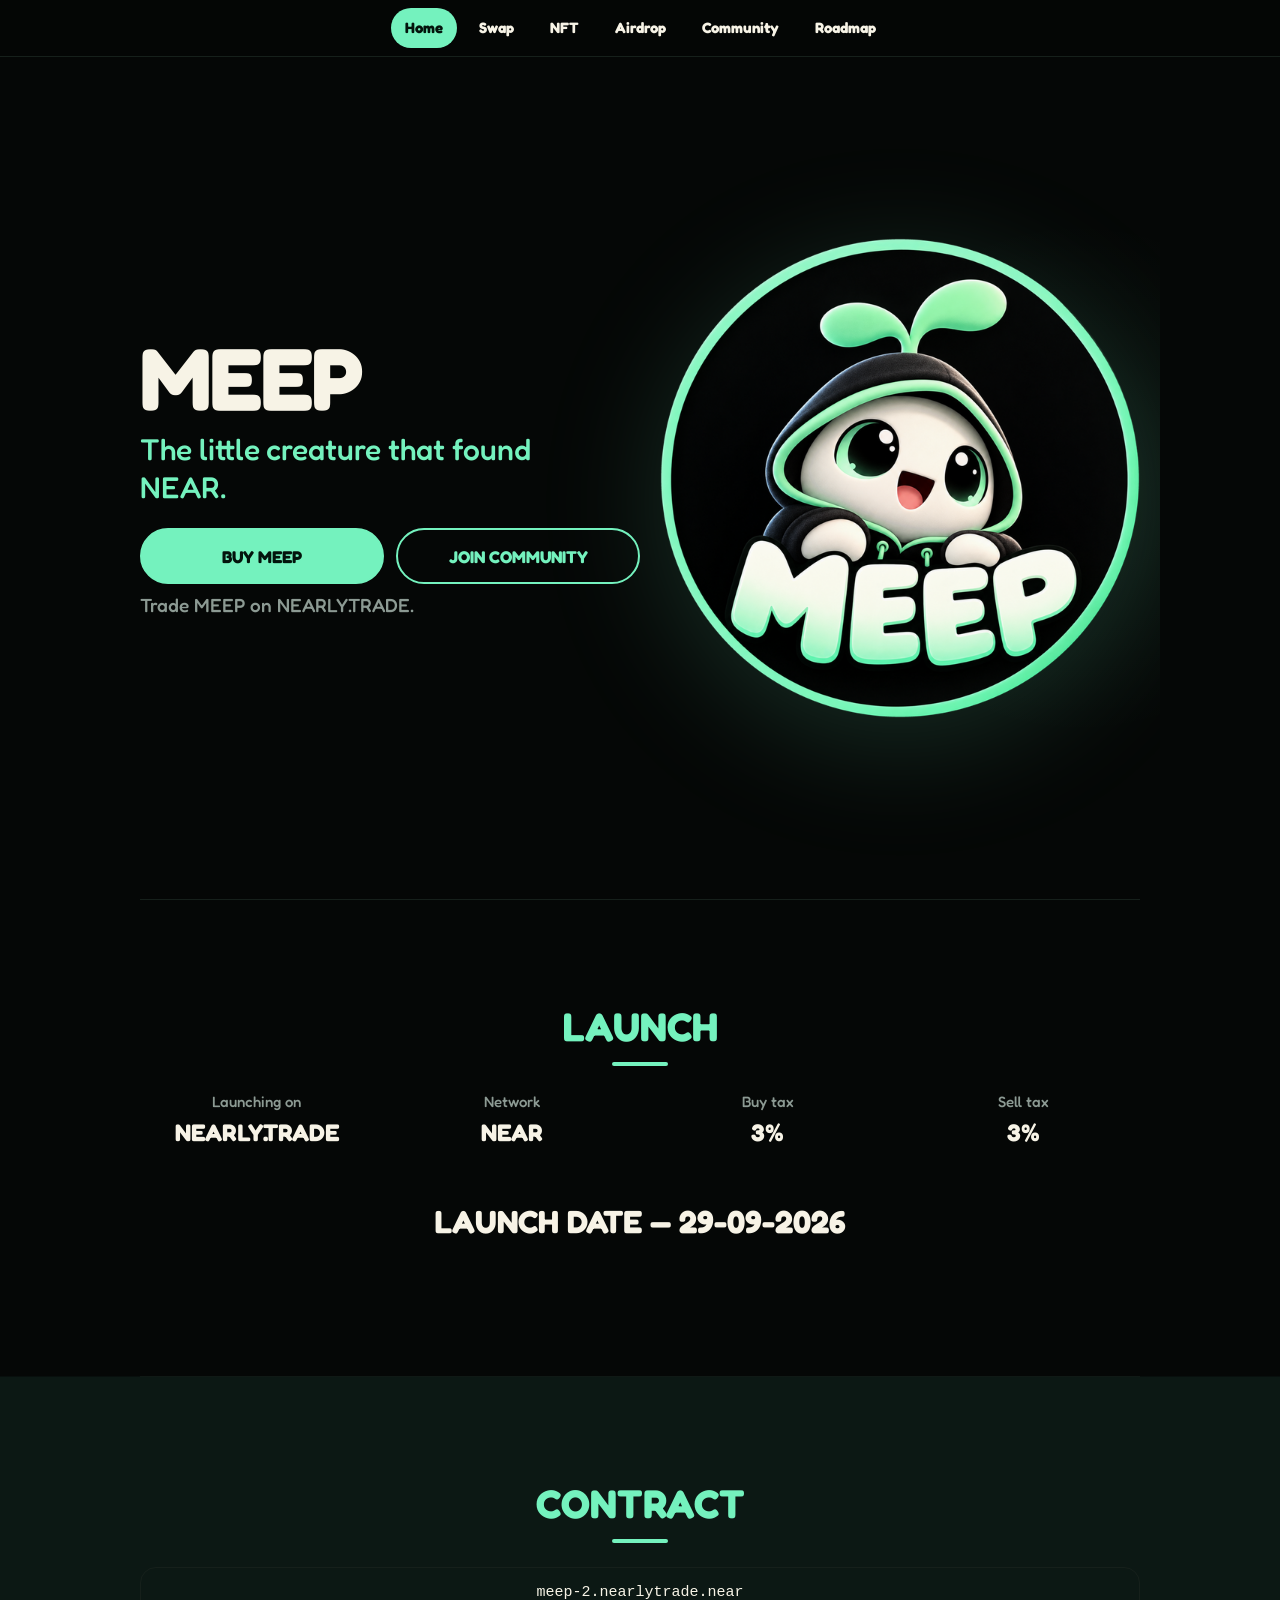
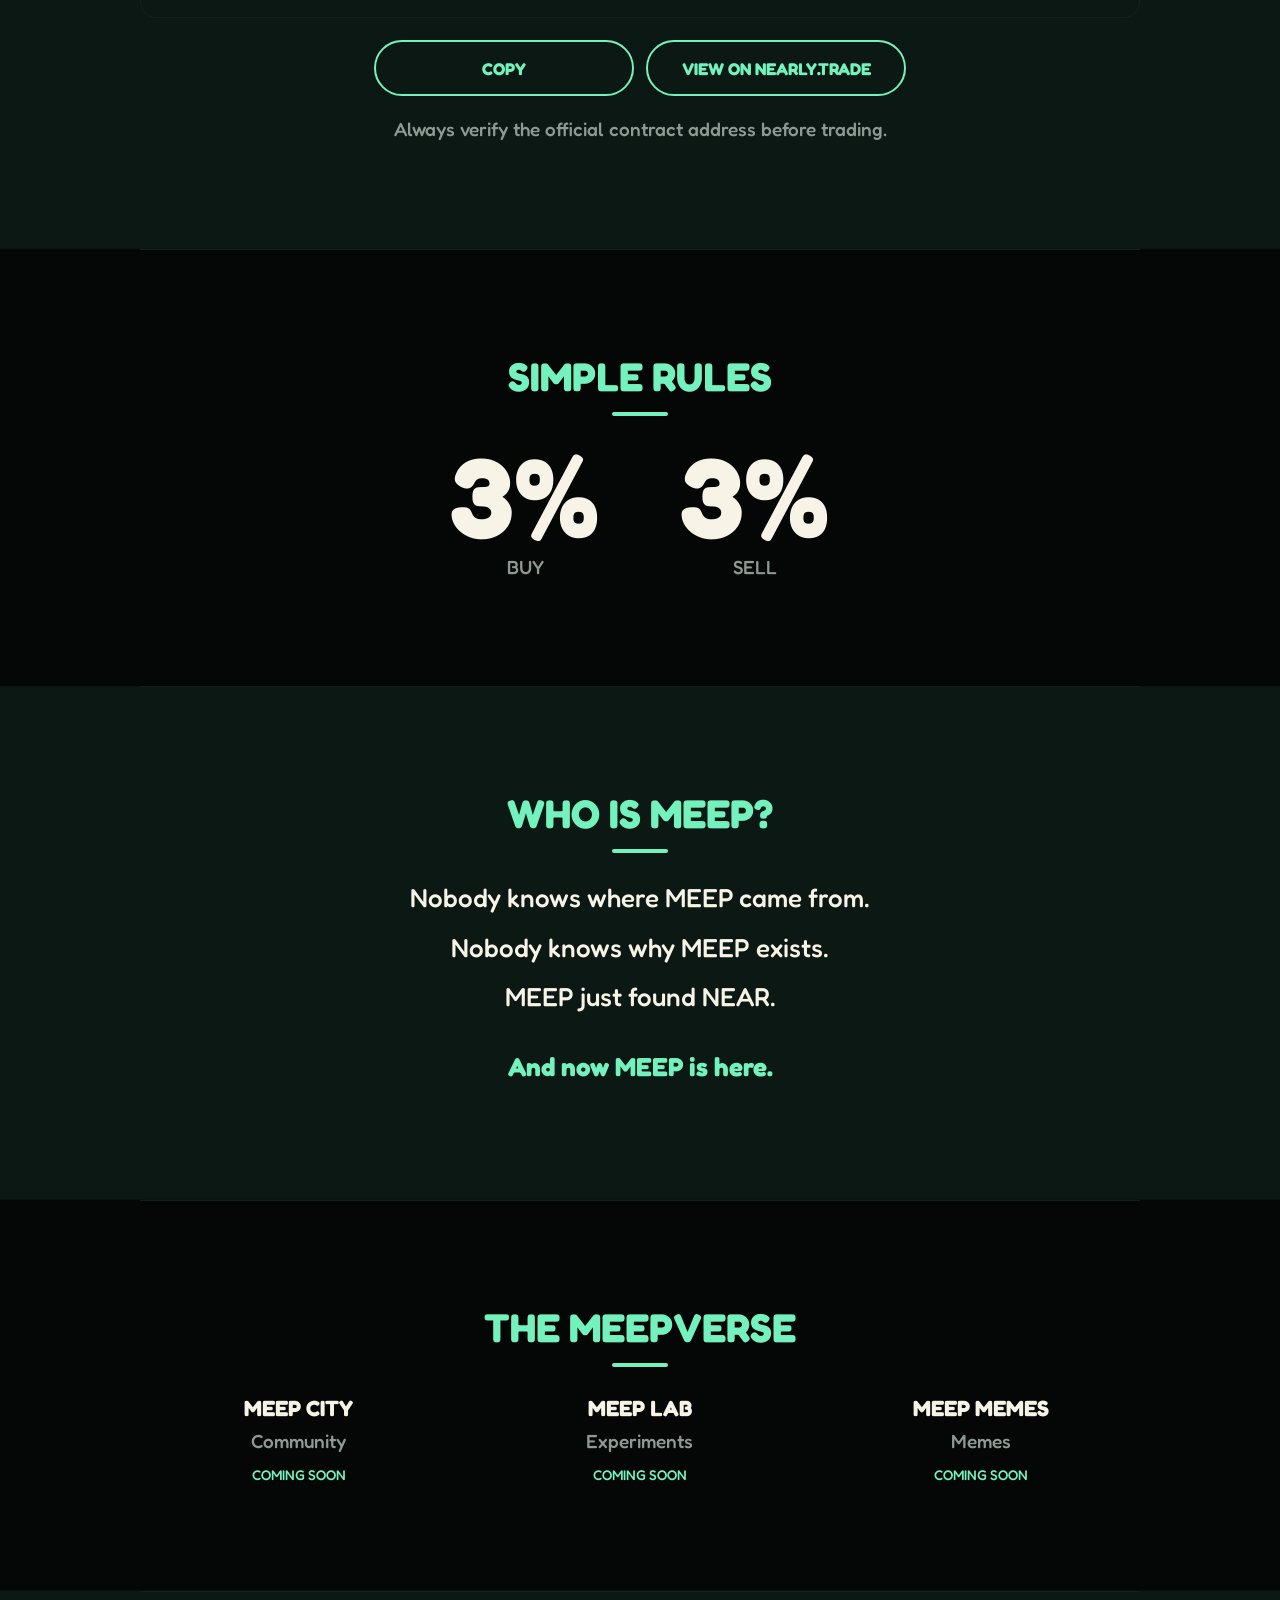
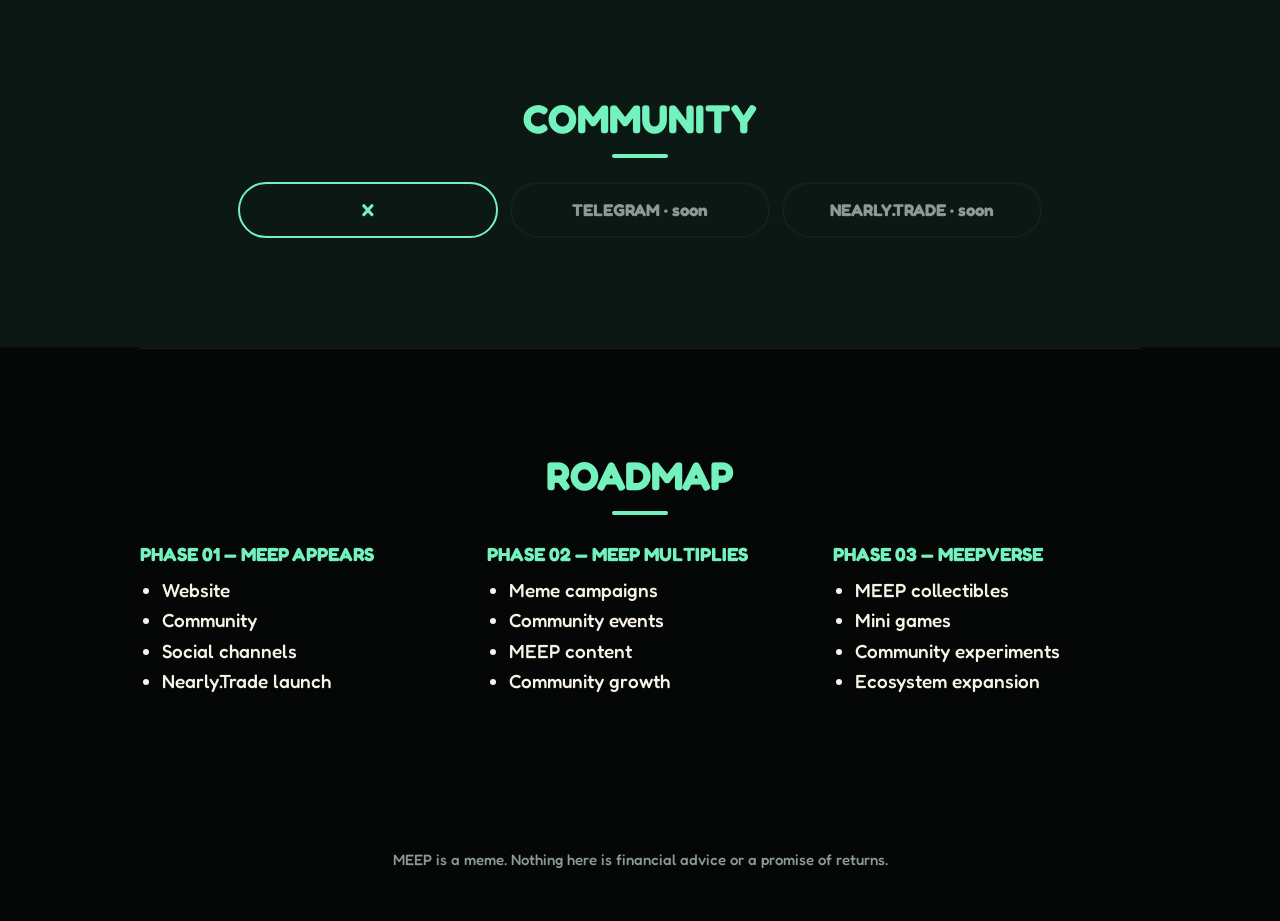
<file: index.html>
<!doctype html>

<html lang="en">  
<head>  
<meta charset="utf-8">  
<meta name="viewport" content="width=device-width, initial-scale=1">  <title>MEEP — The Little Creature That Found NEAR</title>  <meta name="description" content="MEEP has arrived on NEAR. A community-driven meme born on the internet.">  <meta name="theme-color" content="#050706">  <meta property="og:type" content="website">  
<meta property="og:title" content="MEEP — The Little Creature That Found NEAR">  
<meta property="og:description" content="MEEP has arrived on NEAR. A community-driven meme born on the internet.">  
<meta property="og:image" content="assets/meep-logo.png">  <meta name="twitter:card" content="summary_large_image">  
<meta name="twitter:site" content="@MEEPNear">  <link rel="icon" type="image/png" href="assets/favicon.png">  <link rel="preconnect" href="https://fonts.googleapis.com">  
<link rel="preconnect" href="https://fonts.gstatic.com" crossorigin>  <link  
  rel="stylesheet"  
  href="https://fonts.googleapis.com/css2?family=Fredoka:wght@500;700&display=swap"  
>  <link rel="stylesheet" href="style.css">  
</head>  <body>  <!-- =========================  
     NAVIGATION  
========================= -->  <nav class="nav" aria-label="Pages">  <a href="index.html">Home</a>

<a href="swap/">Swap</a>

<a href="nft/">NFT</a>

<a href="airdrop/">Airdrop</a>

<a href="index.html#community">Community</a>

<a href="index.html#roadmap">Roadmap</a>

</nav>  <!-- =========================  
     HERO  
========================= -->  <header class="hero">    <div class="hero-content">  <div class="hero-text">  

  <h1>MEEP</h1>  

  <p class="tagline">  
    The little creature that found NEAR.  
  </p>  

  <div class="row">  

    <a  
      id="buy"  
      class="btn"  
      href="https://nearly.trade/meep-2.nearlytrade.near"  
      target="_blank"  
      rel="noopener noreferrer"  
    >  
      BUY MEEP  
    </a>  

    <a  
      class="btn ghost"  
      href="#community"  
    >  
      JOIN COMMUNITY  
    </a>  

  </div>  

  <p id="buy-note" class="mut">  
    Trade MEEP on NEARLY.TRADE.  
  </p>  

</div>  


<div class="hero-image">  

  <img  
    class="logo"  
    src="assets/meep-logo.png"  
    width="640"  
    height="640"  
    alt="MEEP, a small creature in a black hoodie with a green sprout on its head"  
  >  

</div>

  </div>  </header>  <!-- =========================  
     MAIN  
========================= -->  <main>    <!-- =========================  
       LAUNCH  
  ========================= -->    <section id="launch">  <h2>LAUNCH</h2>  

<dl class="facts">  

  <div>  
    <dt>Launching on</dt>  
    <dd>NEARLY.TRADE</dd>  
  </div>  

  <div>  
    <dt>Network</dt>  
    <dd>NEAR</dd>  
  </div>  

  <div>  
    <dt>Buy tax</dt>  
    <dd>3%</dd>  
  </div>  

  <div>  
    <dt>Sell tax</dt>  
    <dd>3%</dd>  
  </div>  

</dl>  

<div id="countdown" class="count">  

  <p class="soon">  
    LAUNCH DATE — 29-09-2026  
  </p>  

</div>

  </section>    <!-- =========================  
       CONTRACT  
  ========================= -->    <section id="contract">  <h2 id="ca-title">  
  CONTRACT  
</h2>  

<div id="ca-box">  

  <code id="ca-text" class="ca">  
    meep-2.nearlytrade.near  
  </code>  

  <div class="row">  

    <button  
      id="copy"  
      type="button"  
      class="btn ghost"  
    >  
      COPY  
    </button>  

    <a  
      id="explorer"  
      class="btn ghost"  
      href="https://nearly.trade/meep-2.nearlytrade.near"  
      target="_blank"  
      rel="noopener noreferrer"  
    >  
      VIEW ON NEARLY.TRADE  
    </a>  

  </div>  

</div>  

<p class="mut">  
  Always verify the official contract address before trading.  
</p>

  </section>    <!-- =========================  
       SIMPLE RULES  
  ========================= -->    <section id="rules">  <h2>  
  SIMPLE RULES  
</h2>  

<div class="taxes">  

  <div>  
    <b>3%</b>  
    <span>BUY</span>  
  </div>  

  <div>  
    <b>3%</b>  
    <span>SELL</span>  
  </div>  

</div>

  </section>    <!-- =========================  
       WHO IS MEEP  
  ========================= -->    <section id="who" class="lore">  <h2>  
  WHO IS MEEP?  
</h2>  

<p>  
  Nobody knows where MEEP came from.  
</p>  

<p>  
  Nobody knows why MEEP exists.  
</p>  

<p>  
  MEEP just found NEAR.  
</p>  

<p class="strong">  
  And now MEEP is here.  
</p>

  </section>    <!-- =========================  
       MEEPVERSE  
  ========================= -->    <section id="meepverse">  <h2>  
  THE MEEPVERSE  
</h2>  

<ul class="verse">  

  <li>  
    <b>MEEP CITY</b>  
    <span>Community</span>  
    <em>COMING SOON</em>  
  </li>  

  <li>  
    <b>MEEP LAB</b>  
    <span>Experiments</span>  
    <em>COMING SOON</em>  
  </li>  

  <li>  
    <b>MEEP MEMES</b>  
    <span>Memes</span>  
    <em>COMING SOON</em>  
  </li>  

</ul>

  </section>    <!-- =========================  
       COMMUNITY  
  ========================= -->    <section id="community">  <h2>  
  COMMUNITY  
</h2>  

<div class="row">  

  <a  
    id="x"  
    class="btn ghost off"  
    data-label="X"  
    aria-disabled="true"  
  >  
    X · soon  
  </a>  

  <a  
    id="telegram"  
    class="btn ghost off"  
    data-label="TELEGRAM"  
    aria-disabled="true"  
  >  
    TELEGRAM · soon  
  </a>  

  <a  
    id="nearly"  
    class="btn ghost off"  
    data-label="NEARLY.TRADE"  
    aria-disabled="true"  
  >  
    NEARLY.TRADE · soon  
  </a>  

</div>

  </section>    <!-- =========================  
       ROADMAP  
  ========================= -->    <section id="roadmap">  <h2>  
  ROADMAP  
</h2>  

<div class="road">  

  <div>  

    <h3>  
      PHASE 01 — MEEP APPEARS  
    </h3>  

    <ul>  

      <li>Website</li>  

      <li>Community</li>  

      <li>Social channels</li>  

      <li>Nearly.Trade launch</li>  

    </ul>  

  </div>  


  <div>  

    <h3>  
      PHASE 02 — MEEP MULTIPLIES  
    </h3>  

    <ul>  

      <li>Meme campaigns</li>  

      <li>Community events</li>  

      <li>MEEP content</li>  

      <li>Community growth</li>  

    </ul>  

  </div>  


  <div>  

    <h3>  
      PHASE 03 — MEEPVERSE  
    </h3>  

    <ul>  

      <li>MEEP collectibles</li>  

      <li>Mini games</li>  

      <li>Community experiments</li>  

      <li>Ecosystem expansion</li>  

    </ul>  

  </div>  

</div>

  </section>  </main>  <!-- =========================  
     FOOTER  
========================= -->  <footer>    <p class="mut">  
    MEEP is a meme. Nothing here is financial advice or a promise of returns.  
  </p>  </footer>  <!-- =========================  
     SCRIPTS  
========================= -->  <script src="config.js"></script>  <script src="app.js"></script>  </body>  
</html>
</file>
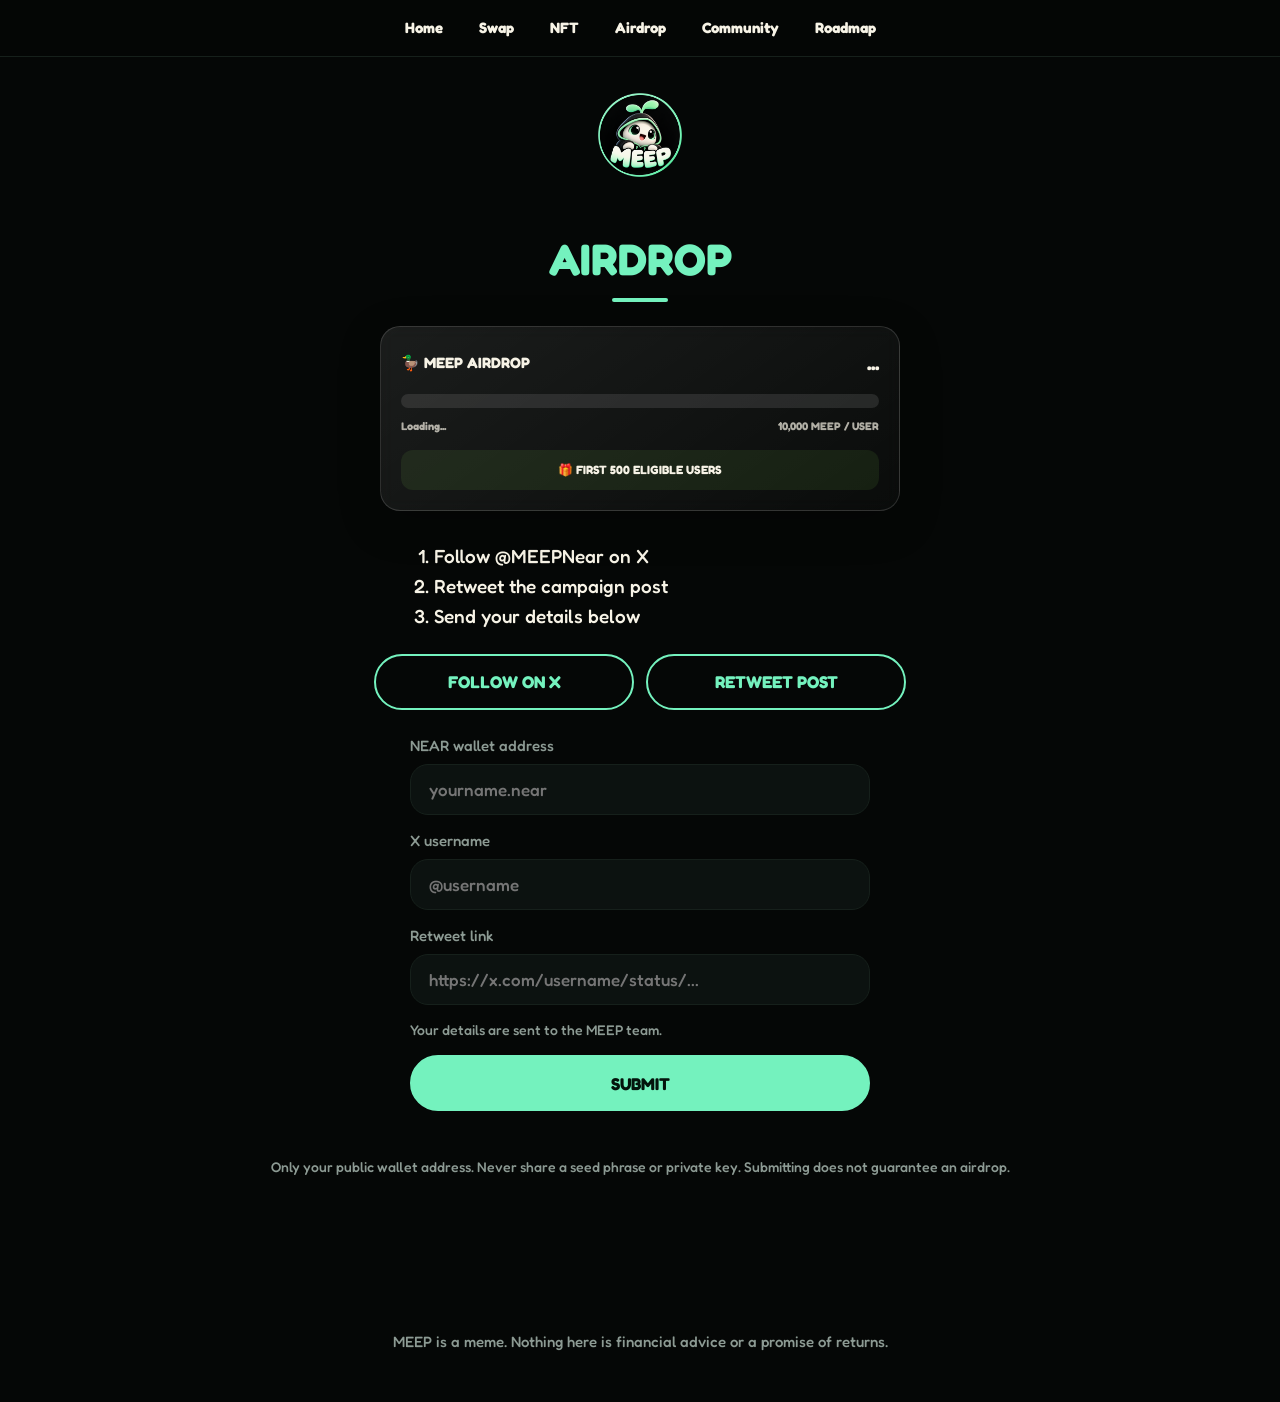
<file: airdrop/index.html>
<!doctype html>
<html lang="en">
<head>
<meta charset="utf-8">
<meta name="viewport" content="width=device-width, initial-scale=1">
<title>Airdrop — MEEP</title>
<meta name="description" content="Join the MEEP airdrop: follow, retweet, and register your NEAR wallet.">
<meta name="theme-color" content="#050706">
<meta property="og:type" content="website">
<meta property="og:title" content="Airdrop — MEEP">
<meta property="og:description" content="Join the MEEP airdrop: follow, retweet, and register your NEAR wallet.">
<meta property="og:image" content="../assets/meep-logo.png">
<meta name="twitter:card" content="summary_large_image">
<meta name="twitter:site" content="@MEEPNear">
<link rel="icon" type="image/png" href="../assets/favicon.png">
<link rel="preconnect" href="https://fonts.googleapis.com">
<link rel="preconnect" href="https://fonts.gstatic.com" crossorigin>
<link rel="stylesheet" href="https://fonts.googleapis.com/css2?family=Fredoka:wght@500;700&display=swap">
<link rel="stylesheet" href="../style.css">
</head>

<body class="page">

<nav class="nav" aria-label="Pages">
  <a href="../">Home</a>
  <a href="../swap/">Swap</a>
  <a href="../nft/">NFT</a>
  <a href="../airdrop/">Airdrop</a>
  <a href="../#community">Community</a>
  <a href="../#roadmap">Roadmap</a>
</nav>

<header class="page-head">
  <a href="../" aria-label="MEEP home">
    <img src="../assets/meep-logo.png" width="84" height="84" alt="MEEP">
  </a>
</header>

<main>
  <section id="airdrop">

    <h1 class="title">AIRDROP</h1>

    <!-- AIRDROP PROGRESS -->
    <div id="airdrop-progress">

      <div class="progress-title">
        <span>🦆 MEEP AIRDROP</span>
        <strong id="progress-count">...</strong>
      </div>

      <div class="progress-bar">
        <div id="progress-fill" class="progress-fill"></div>
      </div>

      <div class="progress-info">
        <span id="progress-percent">Loading...</span>
        <span>10,000 MEEP / USER</span>
      </div>

      <div class="progress-note">
        🎁 FIRST 500 ELIGIBLE USERS
      </div>

    </div>

    <ol class="steps">
      <li>Follow @MEEPNear on X</li>
      <li>Retweet the campaign post</li>
      <li>Send your details below</li>
    </ol>

    <div class="row">
      <a id="follow" class="btn ghost off" data-label="FOLLOW ON X" aria-disabled="true">
        FOLLOW ON X · soon
      </a>

      <a id="rt-post" class="btn ghost off" data-label="RETWEET POST" aria-disabled="true">
        RETWEET POST · soon
      </a>
    </div>

    <form id="airdrop-form" novalidate>

      <fieldset id="airdrop-fields" class="form">

        <label>
          NEAR wallet address
          <input
            name="wallet"
            type="text"
            autocomplete="off"
            autocapitalize="none"
            spellcheck="false"
            placeholder="yourname.near"
            maxlength="64">
        </label>

        <label>
          X username
          <input
            name="x_username"
            type="text"
            autocomplete="off"
            autocapitalize="none"
            spellcheck="false"
            placeholder="@username"
            maxlength="16">
        </label>

        <label>
          Retweet link
          <input
            name="retweet_url"
            type="url"
            inputmode="url"
            placeholder="https://x.com/username/status/..."
            maxlength="200">
        </label>

        <input
          class="hp"
          name="website"
          type="text"
          tabindex="-1"
          autocomplete="off"
          aria-hidden="true">

        <p id="airdrop-hint" class="mut small"></p>

        <button id="airdrop-btn" class="btn" type="submit">
          SUBMIT
        </button>

        <p id="airdrop-msg" role="status"></p>

      </fieldset>

    </form>

    <p class="mut small">
      Only your public wallet address. Never share a seed phrase or private key.
      Submitting does not guarantee an airdrop.
    </p>

  </section>
</main>

<footer>
  <p class="mut">
    MEEP is a meme. Nothing here is financial advice or a promise of returns.
  </p>
</footer>

<style>
/* ================================
   AIRDROP PROGRESS
================================ */

#airdrop-progress {
  width: min(520px, calc(100% - 30px));
  margin: 24px auto 30px;
  padding: 20px;
  box-sizing: border-box;

  border: 1px solid rgba(255,255,255,.14);
  border-radius: 20px;

  background:
    linear-gradient(
      145deg,
      rgba(255,255,255,.09),
      rgba(255,255,255,.025)
    );

  box-shadow:
    0 12px 40px rgba(0,0,0,.25);

  backdrop-filter: blur(8px);
}

.progress-title {
  display: flex;
  align-items: center;
  justify-content: space-between;
  gap: 12px;

  margin-bottom: 15px;

  font-weight: 700;
  font-size: 15px;
}

.progress-title strong {
  font-size: 20px;
  white-space: nowrap;
}

.progress-bar {
  width: 100%;
  height: 14px;

  overflow: hidden;

  border-radius: 999px;

  background: rgba(255,255,255,.10);
}

.progress-fill {
  width: 0%;
  height: 100%;

  border-radius: 999px;

  background:
    linear-gradient(
      90deg,
      #ffffff,
      #9cff57
    );

  box-shadow:
    0 0 18px rgba(156,255,87,.45);

  transition:
    width .8s ease;
}

.progress-info {
  display: flex;
  justify-content: space-between;
  gap: 10px;

  margin-top: 10px;

  font-size: 11px;
  font-weight: 700;

  opacity: .7;
}

.progress-note {
  margin-top: 15px;
  padding: 10px;

  text-align: center;

  border-radius: 12px;

  background: rgba(156,255,87,.08);

  font-size: 12px;
  font-weight: 700;
}


/* MOBILE */
@media (max-width: 480px) {

  #airdrop-progress {
    width: calc(100% - 20px);
    padding: 17px;
  }

  .progress-title {
    font-size: 13px;
  }

  .progress-title strong {
    font-size: 18px;
  }

  .progress-info {
    font-size: 9px;
  }

}
</style>


<script src="../config.js?v=5"></script>
<script src="../app.js?v=5"></script>


<!-- GET AIRDROP STATS -->
<script>
function meepAirdropStats(data) {

  if (!data || !data.success) {
    return;
  }

  const count =
    Math.min(
      Math.max(Number(data.count) || 0, 0),
      Number(data.max) || 500
    );

  const max =
    Number(data.max) || 500;

  const percent =
    Math.min(
      Math.round((count / max) * 100),
      100
    );

  const countElement =
    document.getElementById("progress-count");

  const percentElement =
    document.getElementById("progress-percent");

  const fillElement =
    document.getElementById("progress-fill");

  if (countElement) {
    countElement.textContent =
      count + " / " + max;
  }

  if (percentElement) {
    percentElement.textContent =
      percent + "% CLAIMED";
  }

  if (fillElement) {
    fillElement.style.width =
      percent + "%";
  }
}
</script>


<script
  src="https://script.google.com/macros/s/AKfycbyynmI-H54EHLrRkel5rBTwEhMUNRNFEqKPkIsvTXzycXQgPi9Lk6ErPQydJvxa7oCWLg/exec?action=stats&callback=meepAirdropStats">
</script>


</body>
</html>
</file>
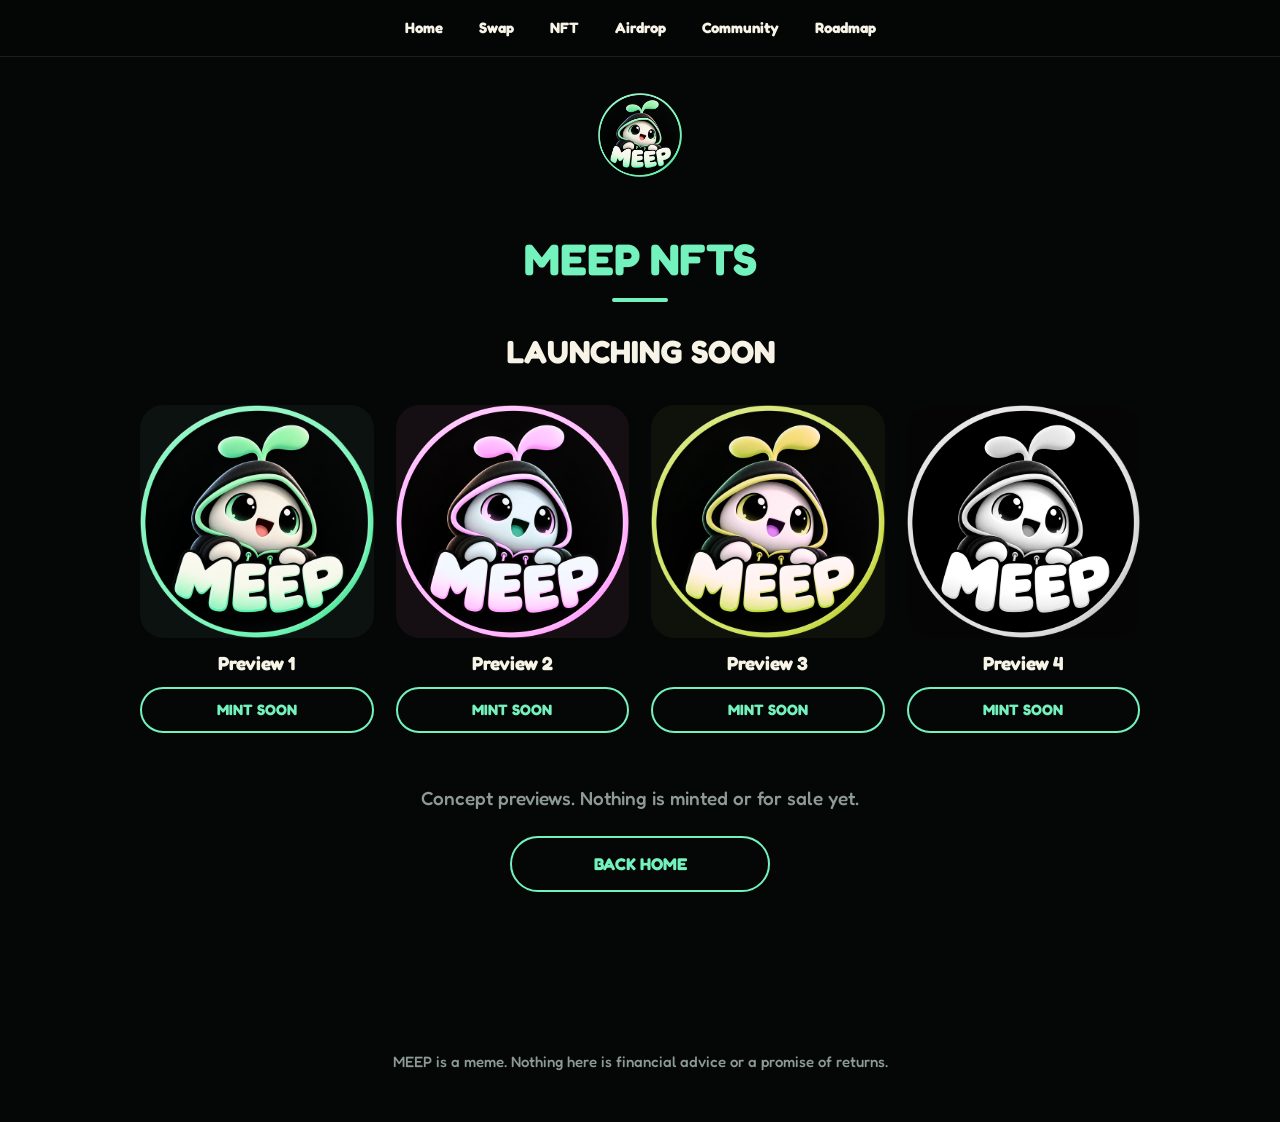
<file: nft/index.html>
<!doctype html>
<html lang="en">
<head>
<meta charset="utf-8">
<meta name="viewport" content="width=device-width, initial-scale=1">
<title>NFTs — MEEP</title>
<meta name="description" content="MEEP NFTs are launching soon.">
<meta name="theme-color" content="#050706">
<meta property="og:type" content="website">
<meta property="og:title" content="NFTs — MEEP">
<meta property="og:description" content="MEEP NFTs are launching soon.">
<meta property="og:image" content="../assets/meep-logo.png">
<meta name="twitter:card" content="summary_large_image">
<meta name="twitter:site" content="@MEEPNear">
<link rel="icon" type="image/png" href="../assets/favicon.png">
<link rel="preconnect" href="https://fonts.googleapis.com">
<link rel="preconnect" href="https://fonts.gstatic.com" crossorigin>
<link rel="stylesheet" href="https://fonts.googleapis.com/css2?family=Fredoka:wght@500;700&display=swap">
<link rel="stylesheet" href="../style.css">
</head>
<body class="page">

<nav class="nav" aria-label="Pages">
  <a href="../">Home</a>
  <a href="../swap/">Swap</a>
  <a href="../nft/">NFT</a>
  <a href="../airdrop/">Airdrop</a>
  <a href="../#community">Community</a>
  <a href="../#roadmap">Roadmap</a>
</nav>

<header class="page-head"><a href="../" aria-label="MEEP home"><img src="../assets/meep-logo.png" width="84" height="84" alt="MEEP"></a></header>

<main>
  <section id="nft">
    <h1 class="title">MEEP NFTS</h1>
    <p class="soon">LAUNCHING SOON</p>
    <ul class="nfts">
      <li><img class="v1" src="../assets/meep-logo.png" width="320" height="320" loading="lazy" alt="MEEP NFT preview 1, original colors"><b>Preview 1</b><button type="button" class="btn ghost mint">MINT SOON</button></li>
      <li><img class="v2" src="../assets/meep-logo.png" width="320" height="320" loading="lazy" alt="MEEP NFT preview 2, blue-violet colors"><b>Preview 2</b><button type="button" class="btn ghost mint">MINT SOON</button></li>
      <li><img class="v3" src="../assets/meep-logo.png" width="320" height="320" loading="lazy" alt="MEEP NFT preview 3, warm colors"><b>Preview 3</b><button type="button" class="btn ghost mint">MINT SOON</button></li>
      <li><img class="v4" src="../assets/meep-logo.png" width="320" height="320" loading="lazy" alt="MEEP NFT preview 4, black and white"><b>Preview 4</b><button type="button" class="btn ghost mint">MINT SOON</button></li>
    </ul>
    <p id="nft-msg" class="mut" role="status"></p>
    <p class="mut">Concept previews. Nothing is minted or for sale yet.</p>
    <div class="row"><a class="btn ghost" href="../">BACK HOME</a></div>
  </section>
</main>

<footer>
  <p class="mut">MEEP is a meme. Nothing here is financial advice or a promise of returns.</p>
</footer>

<script src="../config.js"></script>
<script src="../app.js"></script>
</body>
</html>
</file>
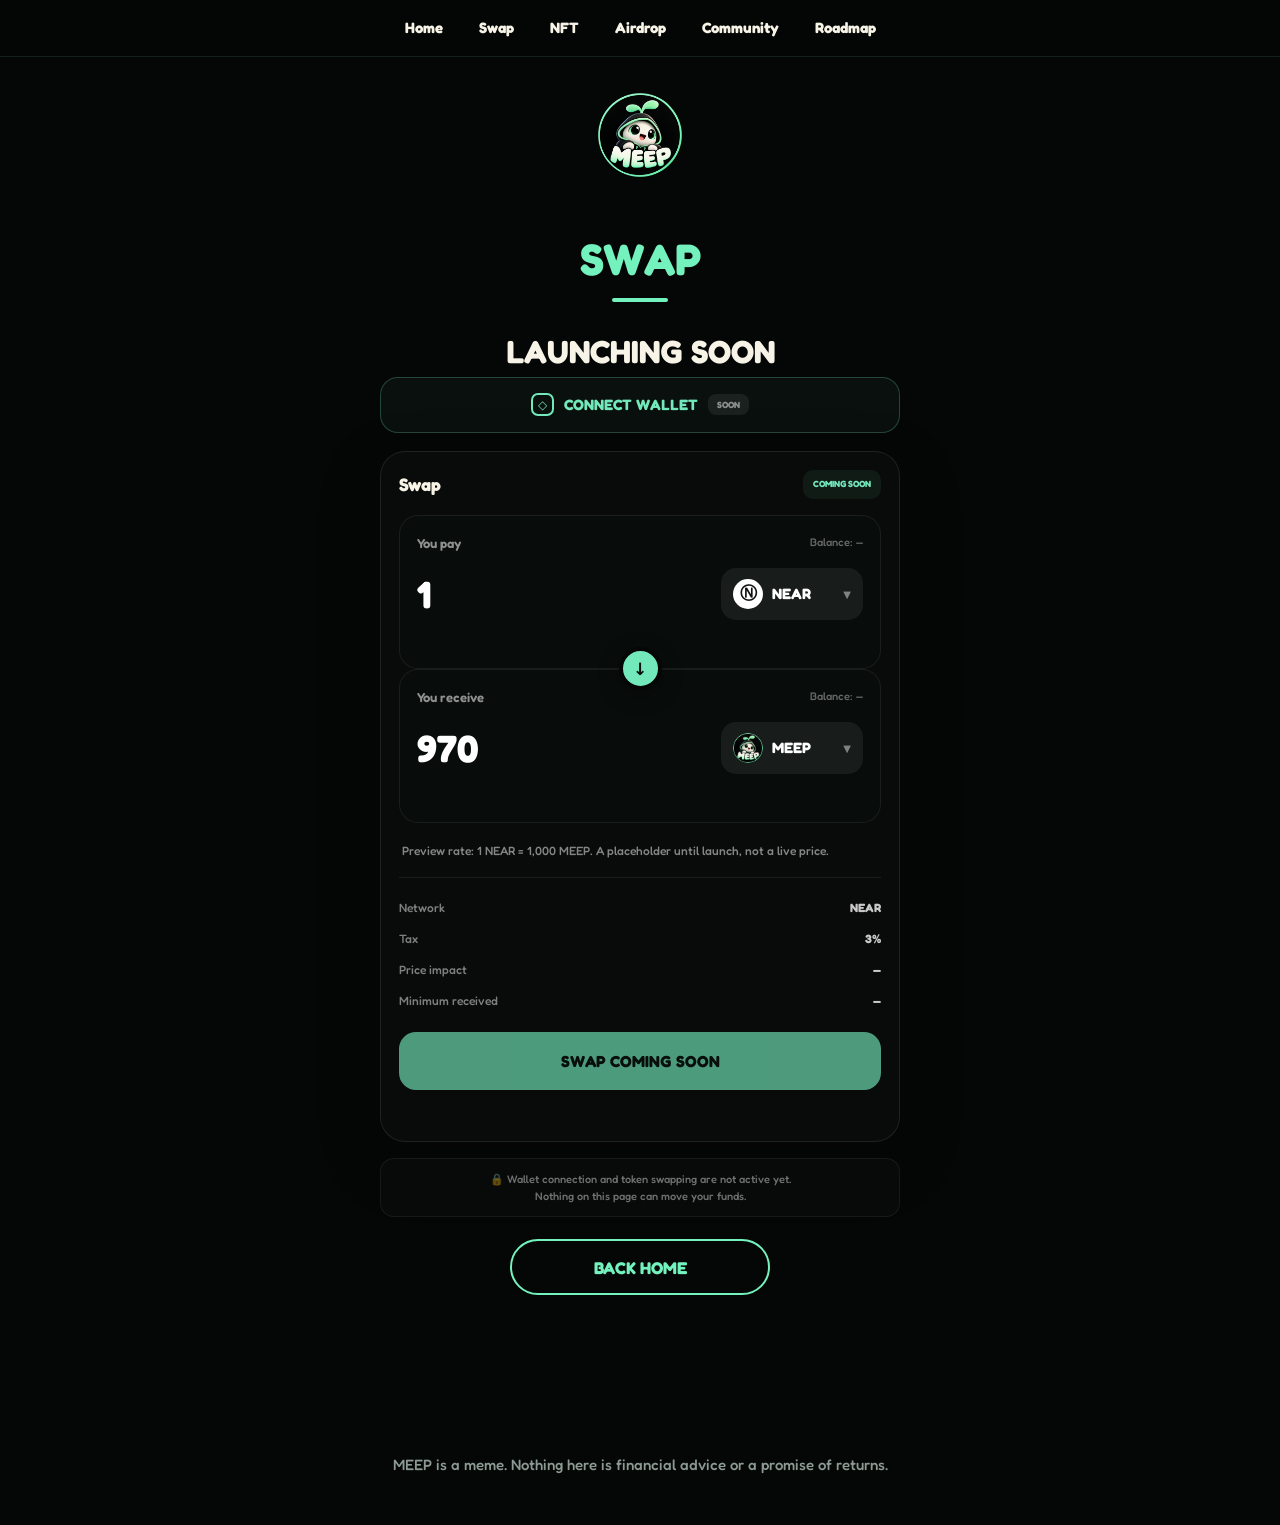
<file: swap/index.html>
<!doctype html>
<html lang="en">
<head>
<meta charset="utf-8">
<meta name="viewport" content="width=device-width, initial-scale=1">

<title>Swap — MEEP</title>
<meta name="description" content="MEEP decentralized swap is coming soon.">
<meta name="theme-color" content="#050706">

<meta property="og:type" content="website">
<meta property="og:title" content="Swap — MEEP">
<meta property="og:description" content="MEEP decentralized swap is coming soon.">
<meta property="og:image" content="../assets/meep-logo.png">

<meta name="twitter:card" content="summary_large_image">
<meta name="twitter:site" content="@MEEPNear">

<link rel="icon" type="image/png" href="../assets/favicon.png">

<link rel="preconnect" href="https://fonts.googleapis.com">
<link rel="preconnect" href="https://fonts.gstatic.com" crossorigin>

<link
  rel="stylesheet"
  href="https://fonts.googleapis.com/css2?family=Fredoka:wght@500;600;700&display=swap"
>

<link rel="stylesheet" href="../style.css">

<style>

/* =========================================
   SWAP PAGE
========================================= */

.swap-page {
  width: 100%;
  max-width: 520px;
  margin: 0 auto;
}


/* =========================================
   CONNECT WALLET
========================================= */

.swap-wallet {
  width: 100%;
  margin: 0 auto 18px;
}

.connect-wallet {
  width: 100%;
  height: 56px;

  border: 1px solid rgba(114,232,187,.25);
  border-radius: 18px;

  background: rgba(114,232,187,.045);

  color: #72e8bb;

  font-family: inherit;
  font-size: 15px;
  font-weight: 700;

  display: flex;
  align-items: center;
  justify-content: center;
  gap: 10px;

  cursor: not-allowed;
}

.wallet-icon {
  width: 23px;
  height: 23px;

  border: 2px solid #72e8bb;
  border-radius: 7px;

  display: flex;
  align-items: center;
  justify-content: center;

  font-size: 12px;
}

.soon-badge {
  padding: 5px 9px;

  border-radius: 8px;

  background: rgba(255,255,255,.07);

  color: rgba(255,255,255,.5);

  font-size: 9px;
  font-weight: 700;
}


/* =========================================
   SWAP CARD
========================================= */

.swap-card {
  width: 100%;

  padding: 18px;

  border: 1px solid rgba(255,255,255,.09);
  border-radius: 25px;

  background: rgba(255,255,255,.018);

  box-shadow:
    0 20px 60px rgba(0,0,0,.25);

  box-sizing: border-box;
}


/* =========================================
   HEADER
========================================= */

.swap-card-head {
  display: flex;
  align-items: center;
  justify-content: space-between;

  margin-bottom: 16px;
}

.swap-card-title {
  font-size: 18px;
  font-weight: 700;
}

.swap-status {
  padding: 7px 10px;

  border-radius: 10px;

  background: rgba(114,232,187,.07);

  color: #72e8bb;

  font-size: 9px;
  font-weight: 700;
}


/* =========================================
   TOKEN BOX
========================================= */

.token-box {
  width: 100%;

  min-height: 154px;

  padding: 17px;

  box-sizing: border-box;

  border: 1px solid rgba(255,255,255,.07);
  border-radius: 19px;

  background: #080d0b;
}


/* =========================================
   TOKEN TOP
========================================= */

.token-top {
  display: flex;
  align-items: center;
  justify-content: space-between;

  margin-bottom: 14px;
}

.token-label {
  color: rgba(255,255,255,.55);

  font-size: 13px;
  font-weight: 600;
}

.token-balance {
  color: rgba(255,255,255,.38);

  font-size: 11px;
}


/* =========================================
   TOKEN INPUT ROW
========================================= */

.token-input-row {
  width: 100%;

  display: flex;
  align-items: center;

  gap: 12px;
}


/* =========================================
   INPUT
========================================= */

.token-input,
.token-output {
  flex: 1 1 auto;

  width: 0;
  min-width: 0;

  height: 52px;

  padding: 0;

  border: 0;
  outline: 0;

  background: transparent;

  color: #fff;

  font-family: inherit;

  font-size: 38px;
  font-weight: 700;

  line-height: 52px;

  text-align: left;
}


/* Remove number arrows */

.token-input::-webkit-outer-spin-button,
.token-input::-webkit-inner-spin-button {
  -webkit-appearance: none;
  margin: 0;
}

.token-input {
  -moz-appearance: textfield;
}


/* =========================================
   TOKEN SELECTOR
========================================= */

.token-select {
  flex: 0 0 142px;

  height: 52px;

  box-sizing: border-box;

  display: flex;
  align-items: center;
  justify-content: flex-start;

  gap: 9px;

  padding: 7px 12px;

  border-radius: 15px;

  background: rgba(255,255,255,.065);

  color: #fff;

  font-size: 15px;
  font-weight: 700;
}


/* =========================================
   NEAR LOGO
========================================= */

.near-logo {
  width: 30px;
  height: 30px;

  flex: 0 0 30px;

  border-radius: 50%;

  background: #fff;

  color: #111;

  display: flex;
  align-items: center;
  justify-content: center;

  font-family: Arial, sans-serif;

  font-size: 17px;
  font-weight: 900;
}


/* =========================================
   MEEP LOGO
========================================= */

.meep-logo {
  width: 30px;
  height: 30px;

  flex: 0 0 30px;

  border-radius: 50%;

  object-fit: cover;
}


/* =========================================
   TOKEN ARROW
========================================= */

.token-arrow {
  margin-left: auto;

  color: rgba(255,255,255,.45);

  font-size: 10px;
}


/* =========================================
   SWAP ARROW
========================================= */

.swap-arrow-wrap {
  height: 0;

  position: relative;

  z-index: 10;
}

.swap-arrow {
  width: 43px;
  height: 43px;

  position: relative;

  top: -22px;

  margin: 0 auto;

  border: 4px solid #050706;

  border-radius: 50%;

  background: #72e8bb;

  color: #06100c;

  display: flex;
  align-items: center;
  justify-content: center;

  font-size: 17px;
  font-weight: 900;

  box-shadow:
    0 5px 20px rgba(0,0,0,.45);
}


/* =========================================
   RATE
========================================= */

.swap-rate {
  display: flex;
  align-items: center;
  justify-content: space-between;

  gap: 12px;

  margin: 18px 3px 0;

  color: rgba(255,255,255,.5);

  font-size: 12px;
}

.swap-rate strong {
  color: rgba(255,255,255,.78);

  white-space: nowrap;
}


/* =========================================
   INFO
========================================= */

.swap-info {
  margin-top: 17px;

  padding-top: 14px;

  border-top: 1px solid rgba(255,255,255,.07);
}

.swap-info-row {
  display: flex;
  align-items: center;
  justify-content: space-between;

  min-height: 31px;

  color: rgba(255,255,255,.48);

  font-size: 12px;
}

.swap-info-row strong {
  color: rgba(255,255,255,.78);
}


/* =========================================
   SWAP BUTTON
========================================= */

.swap-main {
  width: 100%;
  height: 58px;

  margin-top: 16px;

  border: 0;
  border-radius: 17px;

  background: #72e8bb;

  color: #06100c;

  font-family: inherit;

  font-size: 16px;
  font-weight: 700;

  opacity: .65;

  cursor: not-allowed;
}


/* =========================================
   MESSAGE
========================================= */

.swap-message {
  min-height: 20px;

  margin: 10px 0 0;

  text-align: center;

  font-size: 12px;
}


/* =========================================
   WARNING
========================================= */

.swap-warning {
  margin: 16px auto 0;

  padding: 12px 15px;

  border: 1px solid rgba(255,255,255,.06);
  border-radius: 14px;

  background: rgba(255,255,255,.02);

  color: rgba(255,255,255,.42);

  text-align: center;

  font-size: 11px;

  line-height: 1.5;
}


/* =========================================
   MOBILE
========================================= */

@media (max-width: 600px) {

  .swap-page {
    max-width: 100%;
  }

  .swap-card {
    padding: 14px;
  }

  .token-box {
    min-height: 148px;

    padding: 15px;
  }

  .token-input,
  .token-output {
    font-size: 34px;
  }

  .token-select {
    flex-basis: 132px;
    height: 50px;
  }

  .near-logo,
  .meep-logo {
    width: 28px;
    height: 28px;

    flex-basis: 28px;
  }

}

</style>

</head>


<body class="page">


<!-- =========================================
     NAV
========================================= -->

<nav class="nav" aria-label="Pages">

  <a href="../">Home</a>

  <a href="../swap/">Swap</a>

  <a href="../nft/">NFT</a>

  <a href="../airdrop/">Airdrop</a>

  <a href="../#community">Community</a>

  <a href="../#roadmap">Roadmap</a>

</nav>


<!-- =========================================
     HEADER
========================================= -->

<header class="page-head">

  <a href="../" aria-label="MEEP home">

    <img
      src="../assets/meep-logo.png"
      width="84"
      height="84"
      alt="MEEP"
    >

  </a>

</header>


<!-- =========================================
     MAIN
========================================= -->

<main>

<section id="swap">

  <h1 class="title">SWAP</h1>

  <p class="soon">LAUNCHING SOON</p>


  <div class="swap-page">


    <!-- CONNECT WALLET -->

    <div class="swap-wallet">

      <button
        class="connect-wallet"
        type="button"
        disabled
      >

        <span class="wallet-icon">
          ◇
        </span>

        CONNECT WALLET

        <span class="soon-badge">
          SOON
        </span>

      </button>

    </div>


    <!-- SWAP CARD -->

    <div class="swap-card">


      <div class="swap-card-head">

        <span class="swap-card-title">
          Swap
        </span>

        <span class="swap-status">
          COMING SOON
        </span>

      </div>


      <!-- NEAR -->

      <div class="token-box">

        <div class="token-top">

          <span class="token-label">
            You pay
          </span>

          <span class="token-balance">
            Balance: —
          </span>

        </div>


        <div class="token-input-row">


          <input
            id="pay"
            class="token-input"
            type="number"
            inputmode="decimal"
            min="0"
            step="any"
            value="1"
            aria-label="NEAR amount"
          >


          <div class="token-select">

            <span class="near-logo">
              Ⓝ
            </span>

            <span>
              NEAR
            </span>

            <span class="token-arrow">
              ▼
            </span>

          </div>

        </div>

      </div>


      <!-- ARROW -->

      <div class="swap-arrow-wrap">

        <div class="swap-arrow">
          ↓
        </div>

      </div>


      <!-- MEEP -->

      <div class="token-box">

        <div class="token-top">

          <span class="token-label">
            You receive
          </span>

          <span class="token-balance">
            Balance: —
          </span>

        </div>


        <div class="token-input-row">


          <output
            id="recv"
            class="token-output"
            for="pay"
          >
            970
          </output>


          <div class="token-select">

            <img
              class="meep-logo"
              src="../assets/meep-logo.png"
              alt="MEEP"
            >

            <span>
              MEEP
            </span>

            <span class="token-arrow">
              ▼
            </span>

          </div>

        </div>

      </div>


      <!-- RATE -->

      <div
        id="rate-note"
        class="swap-rate"
      >

        <span>
          Exchange rate
        </span>

        <strong>
          1 NEAR = 1,000 MEEP
        </strong>

      </div>


      <!-- INFO -->

      <div class="swap-info">

        <div class="swap-info-row">

          <span>Network</span>

          <strong>NEAR</strong>

        </div>


        <div class="swap-info-row">

          <span>Tax</span>

          <strong>3%</strong>

        </div>


        <div class="swap-info-row">

          <span>Price impact</span>

          <strong>—</strong>

        </div>


        <div class="swap-info-row">

          <span>Minimum received</span>

          <strong>—</strong>

        </div>

      </div>


      <!-- BUTTON -->

      <button
        id="swap-btn"
        class="swap-main"
        type="button"
        disabled
      >
        SWAP COMING SOON
      </button>


      <p
        id="swap-msg"
        class="swap-message mut"
        role="status"
      ></p>

    </div>


    <!-- WARNING -->

    <div class="swap-warning">

      🔒 Wallet connection and token swapping
      are not active yet.

      <br>

      Nothing on this page can move your funds.

    </div>


    <!-- BACK -->

    <div
      class="row"
      style="margin-top:22px;"
    >

      <a
        class="btn ghost"
        href="../"
      >
        BACK HOME
      </a>

    </div>


  </div>

</section>

</main>


<footer>

  <p class="mut">

    MEEP is a meme. Nothing here is financial
    advice or a promise of returns.

  </p>

</footer>


<script src="../config.js"></script>
<script src="../app.js"></script>

</body>
</html>
</file>
<file: style.css>
:root{
  --bg:#050706;
  --mint:#74f2be;
  --cream:#f7f3e6;
  --mut:#8c9a93;
  --line:#16201b;
  --font:"Fredoka",ui-rounded,"Segoe UI",system-ui,sans-serif
}

*{
  box-sizing:border-box;
  margin:0
}

[hidden]{
  display:none!important
}

html{
  scroll-behavior:smooth;
  background:var(--bg)
}

body{
  background:var(--bg);
  color:var(--cream);
  font:500 18px/1.6 var(--font);
  text-align:center;
  -webkit-font-smoothing:antialiased;
  overflow-x:hidden
}

a:focus-visible,
button:focus-visible{
  outline:3px solid var(--mint);
  outline-offset:3px
}


/* ========================================
   NAVIGATION
======================================== */

.nav{
  position:sticky;
  top:0;
  z-index:10;
  display:flex;
  gap:4px;
  overflow-x:auto;
  padding:8px 12px;
  background:rgba(5,7,6,.92);
  backdrop-filter:blur(8px);
  border-bottom:1px solid var(--line);
  scrollbar-width:none
}

.nav::-webkit-scrollbar{
  display:none
}

.nav a{
  flex:none;
  padding:8px 14px;
  border-radius:999px;
  color:var(--cream);
  text-decoration:none;
  font-weight:700;
  font-size:15px
}

.nav a:first-child{
  margin-left:auto
}

.nav a:last-child{
  margin-right:auto
}

.nav a:hover{
  color:var(--mint)
}

.nav a.on{
  background:var(--mint);
  color:#03140c
}


/* ========================================
   GLOBAL CONTAINERS
======================================== */

.hero,
main,
footer{
  width:min(100%,1040px);
  margin:0 auto;
  padding-inline:20px
}


/* ========================================
   HERO
======================================== */

.hero{
  position:relative;
  overflow:hidden;
  min-height:calc(100svh - 58px);
  display:flex;
  flex-direction:column;
  align-items:center;
  justify-content:center;
  padding-top:40px;
  padding-bottom:40px
}

.hero-content{
  position:relative;
  width:100%;
  min-height:calc(100svh - 138px);
  display:flex;
  align-items:center;
  justify-content:space-between;
  gap:20px
}

.hero-text{
  position:relative;
  z-index:2;
  flex:1;
  text-align:left
}

.hero-text h1{
  font-size:clamp(52px,8vw,88px);
  line-height:.95;
  font-weight:700;
  margin:0 0 12px;
  letter-spacing:-2px
}

.hero-text .tagline{
  max-width:430px;
  font-size:clamp(20px,3vw,30px);
  line-height:1.25;
  color:var(--mint)
}

.hero-text .row{
  justify-content:flex-start
}

.hero-text #buy-note{
  text-align:left
}

.hero-image{
  position:relative;
  z-index:1;
  flex:0 0 48%;
  display:flex;
  justify-content:center;
  align-items:center
}

.hero-image .logo{
  width:min(48vw,480px);
  max-width:100%;
  height:auto;
  animation:float 4s ease-in-out infinite;
  filter:drop-shadow(
    0 24px 60px rgba(116,242,190,.16)
  )
}

.logo{
  height:auto
}


/* ========================================
   TYPOGRAPHY
======================================== */

h1{
  font-size:clamp(34px,9vw,64px);
  line-height:1.05;
  font-weight:700;
  margin-top:10px
}

.tagline{
  font-size:clamp(18px,4.6vw,24px);
  color:var(--mint)
}

h2{
  font-size:clamp(28px,7vw,40px);
  line-height:1.1;
  font-weight:700;
  color:var(--mint);
  margin-bottom:24px
}

h2::after{
  content:"";
  display:block;
  width:56px;
  height:4px;
  margin:14px auto 0;
  border-radius:4px;
  background:var(--mint)
}

h3{
  font-size:19px;
  color:var(--mint);
  margin-bottom:6px
}

.mut{
  color:var(--mut)
}

.small{
  font-size:14px
}


/* ========================================
   BUTTONS
======================================== */

.row{
  display:flex;
  flex-wrap:wrap;
  gap:12px;
  justify-content:center;
  margin:22px 0 6px
}

.btn{
  flex:1 1 180px;
  max-width:260px;
  display:inline-flex;
  align-items:center;
  justify-content:center;
  min-height:56px;
  padding:0 24px;
  border-radius:999px;
  background:var(--mint);
  color:#03140c;
  border:2px solid var(--mint);
  font:700 17px var(--font);
  text-decoration:none;
  cursor:pointer;
  transition:transform .15s
}

.btn:hover{
  transform:translateY(-2px)
}

.btn.ghost{
  background:transparent;
  color:var(--mint)
}

.btn.off{
  background:transparent;
  color:var(--mut);
  border-color:var(--line);
  cursor:not-allowed
}

.btn.off:hover{
  transform:none
}


/* ========================================
   SECTIONS
======================================== */

section{
  padding:72px 0;
  border-top:1px solid var(--line);
  scroll-margin-top:58px
}

section:nth-of-type(even){
  background:#0c1814;
  box-shadow:0 0 0 100vmax #0c1814;
  clip-path:inset(0 -100vmax)
}


/* ========================================
   LAUNCH FACTS
======================================== */

.facts{
  display:grid;
  grid-template-columns:repeat(
    auto-fit,
    minmax(150px,1fr)
  );
  gap:22px
}

.facts dt{
  color:var(--mut);
  font-size:15px
}

.facts dd{
  font-size:24px;
  font-weight:700
}


/* ========================================
   COUNTDOWN
======================================== */

.count{
  display:flex;
  justify-content:center;
  gap:16px;
  margin-top:44px;
  min-height:76px
}

.count div{
  display:flex;
  flex-direction:column;
  min-width:64px
}

.count b{
  font-size:clamp(34px,10vw,54px);
  line-height:1;
  font-variant-numeric:tabular-nums
}

.count span{
  font-size:13px;
  color:var(--mut)
}

.soon,
.live{
  font-size:clamp(22px,6vw,32px);
  font-weight:700
}

.live{
  color:var(--mint);
  font-size:clamp(30px,8vw,46px)
}


/* ========================================
   CONTRACT
======================================== */

.ca{
  display:block;
  padding:16px;
  border:1px solid var(--line);
  border-radius:16px;
  font:15px ui-monospace,Menlo,monospace;
  word-break:break-all;
  user-select:all
}

#contract p.mut{
  margin-top:18px
}


/* ========================================
   TAXES
======================================== */

.taxes{
  display:flex;
  justify-content:center;
  gap:clamp(28px,10vw,80px)
}

.taxes b{
  display:block;
  font-size:clamp(64px,18vw,112px);
  line-height:1
}

.taxes span{
  color:var(--mut)
}


/* ========================================
   LORE
======================================== */

.lore p{
  font-size:clamp(20px,5vw,26px);
  margin:8px 0
}

.lore .strong{
  margin-top:28px;
  font-weight:700;
  color:var(--mint)
}


/* ========================================
   MEEPVERSE
======================================== */

.verse{
  list-style:none;
  display:grid;
  grid-template-columns:repeat(
    auto-fit,
    minmax(170px,1fr)
  );
  gap:24px;
  padding:0
}

.verse b{
  display:block;
  font-size:22px
}

.verse span{
  display:block;
  color:var(--mut)
}

.verse em{
  display:block;
  margin-top:8px;
  font-style:normal;
  font-size:14px;
  color:var(--mint)
}


/* ========================================
   ROADMAP
======================================== */

.road{
  display:grid;
  gap:32px;
  text-align:left
}

.road ul{
  padding-left:22px
}


/* ========================================
   FOOTER
======================================== */

footer{
  padding-block:48px;
  font-size:15px
}


/* ========================================
   AIRDROP FORM
======================================== */

.steps{
  max-width:420px;
  margin:0 auto 8px;
  padding-left:24px;
  text-align:left
}

.form{
  max-width:420px;
  margin:24px auto 0;
  border:0;
  padding:0;
  min-width:0;
  display:grid;
  gap:14px;
  text-align:left
}

.form:disabled{
  opacity:.45
}

.form label{
  display:grid;
  gap:6px;
  color:var(--mut);
  font-size:15px
}

.form input{
  width:100%;
  padding:14px 18px;
  border:1px solid var(--line);
  border-radius:18px;
  background:#0c1210;
  color:var(--cream);
  font:500 17px var(--font)
}

.form input:focus-visible{
  outline:3px solid var(--mint)
}

.form .btn{
  max-width:none;
  width:100%
}

.form .btn:disabled{
  opacity:.5;
  cursor:not-allowed
}

.hp{
  position:absolute;
  left:-9999px;
  width:1px;
  height:1px;
  opacity:0
}

#airdrop-msg{
  min-height:1.6em;
  text-align:center;
  color:var(--mint)
}


/* ========================================
   SUB-PAGES
======================================== */

.page{
  display:flex;
  flex-direction:column;
  min-height:100svh
}

.page main{
  flex:1;
  width:min(100%,1040px)
}

.page-head{
  padding:36px 20px 0;
  text-align:center
}

.page-head img{
  width:84px;
  height:84px
}

.page main>section:first-child{
  border-top:0;
  padding-top:40px
}

.title{
  font-size:clamp(30px,8vw,44px);
  line-height:1.1;
  font-weight:700;
  color:var(--mint);
  margin-bottom:24px
}

.title::after{
  content:"";
  display:block;
  width:56px;
  height:4px;
  margin:14px auto 0;
  border-radius:4px;
  background:var(--mint)
}


/* ========================================
   SWAP
======================================== */

.swap{
  max-width:460px;
  margin:28px auto 16px;
  padding:20px;
  border:1px solid var(--line);
  border-radius:28px;
  text-align:left;
  display:grid;
  gap:14px
}

.swap label{
  display:grid;
  gap:6px;
  color:var(--mut);
  font-size:15px
}

.swap .btn{
  max-width:none;
  width:100%
}

.field{
  display:flex;
  align-items:center;
  gap:12px;
  padding:14px 18px;
  border-radius:18px;
  background:#0c1210;
  color:var(--cream)
}

.field input{
  flex:1;
  min-width:0;
  background:none;
  border:0;
  color:inherit;
  font:700 28px var(--font)
}

.field output{
  flex:1;
  min-width:0;
  font:700 28px var(--font)
}

.field span{
  font-weight:700;
  color:var(--mint)
}

.field:focus-within{
  outline:3px solid var(--mint)
}

.field input:focus{
  outline:none
}

#swap-msg,
#nft-msg{
  min-height:1.6em;
  margin-top:14px
}


/* ========================================
   NFT
======================================== */

.nfts{
  list-style:none;
  padding:0;
  margin:28px 0 20px;
  display:grid;
  grid-template-columns:repeat(
    auto-fit,
    minmax(150px,1fr)
  );
  gap:22px
}

.nfts img{
  display:block;
  width:100%;
  height:auto;
  border-radius:24px;
  background:#0c1210
}

.nfts b{
  display:block;
  margin:10px 0 8px
}

.nfts .btn{
  width:100%;
  min-height:46px;
  font-size:15px
}

.v2{
  filter:hue-rotate(160deg)
}

.v3{
  filter:hue-rotate(-70deg) saturate(1.2)
}

.v4{
  filter:grayscale(1) contrast(1.1)
}


/* ========================================
   ANIMATIONS
======================================== */

@keyframes float{
  50%{
    transform:translateY(-10px)
  }
}

@keyframes rise{
  from{
    opacity:.1;
    transform:translateY(24px)
  }

  to{
    opacity:1;
    transform:none
  }
}

@supports (animation-timeline:view()){

  .lore p{
    animation:rise linear both;
    animation-timeline:view();
    animation-range:entry 0% cover 30%
  }

}


/* ========================================
   REDUCED MOTION
======================================== */

@media (prefers-reduced-motion:reduce){

  *{
    animation:none!important;
    scroll-behavior:auto!important;
    transition:none!important
  }

}


/* ========================================
   TABLET / DESKTOP
======================================== */

@media (min-width:700px){

  section{
    padding:104px 0
  }

  .road{
    grid-template-columns:repeat(3,1fr);
    gap:40px
  }

  .verse{
    grid-template-columns:repeat(3,1fr)
  }

  .form,
  .steps{
    max-width:460px
  }

}


/* ========================================
   LARGE DESKTOP
======================================== */

@media (min-width:1000px){

  body{
    font-size:19px
  }

  .logo{
    width:440px
  }

  .nav{
    gap:8px
  }

}


/* ========================================
   HERO MOBILE
======================================== */

@media (max-width:699px){

  .hero{
    padding-top:20px;
    padding-bottom:30px
  }

  .hero-content{
    min-height:calc(100svh - 110px);
    flex-direction:column-reverse;
    justify-content:center;
    gap:0
  }

  .hero-image{
    flex:none;
    width:100%;
    margin-bottom:-25px
  }

  .hero-image .logo{
    width:min(72vw,330px);
    max-width:100%
  }

  .hero-text{
    width:100%;
    text-align:center
  }

  .hero-text h1{
    font-size:clamp(48px,15vw,68px);
    margin-top:0
  }

  .hero-text .tagline{
    margin:0 auto;
    font-size:20px
  }

  .hero-text .row{
    justify-content:center
  }

  .hero-text #buy-note{
    text-align:center
  }

}


/* ========================================
   HERO DESKTOP
======================================== */

@media (min-width:700px){

  .hero-content{
    max-width:1000px;
    margin:0 auto
  }

}


/* ========================================
   EXTRA HERO DEPTH
======================================== */

.hero::before{
  content:"";
  position:absolute;
  width:520px;
  height:520px;
  right:-180px;
  top:50%;
  transform:translateY(-50%);
  background:radial-gradient(
    circle,
    rgba(116,242,190,.08) 0%,
    rgba(116,242,190,.03) 35%,
    transparent 70%
  );
  pointer-events:none
}

.hero-image::after{
  content:"";
  position:absolute;
  width:70%;
  height:70%;
  left:15%;
  top:15%;
  border-radius:50%;
  background:radial-gradient(
    circle,
    rgba(116,242,190,.08),
    transparent 70%
  );
  z-index:-1;
  pointer-events:none
}


/* ========================================
   MOBILE HERO DEPTH
======================================== */

@media (max-width:699px){

  .hero::before{
    width:380px;
    height:380px;
    right:50%;
    top:32%;
    transform:translate(50%,-50%)
  }

  .hero-image::after{
    width:90%;
    height:90%;
    left:5%;
    top:5%
  }

}
</file>
